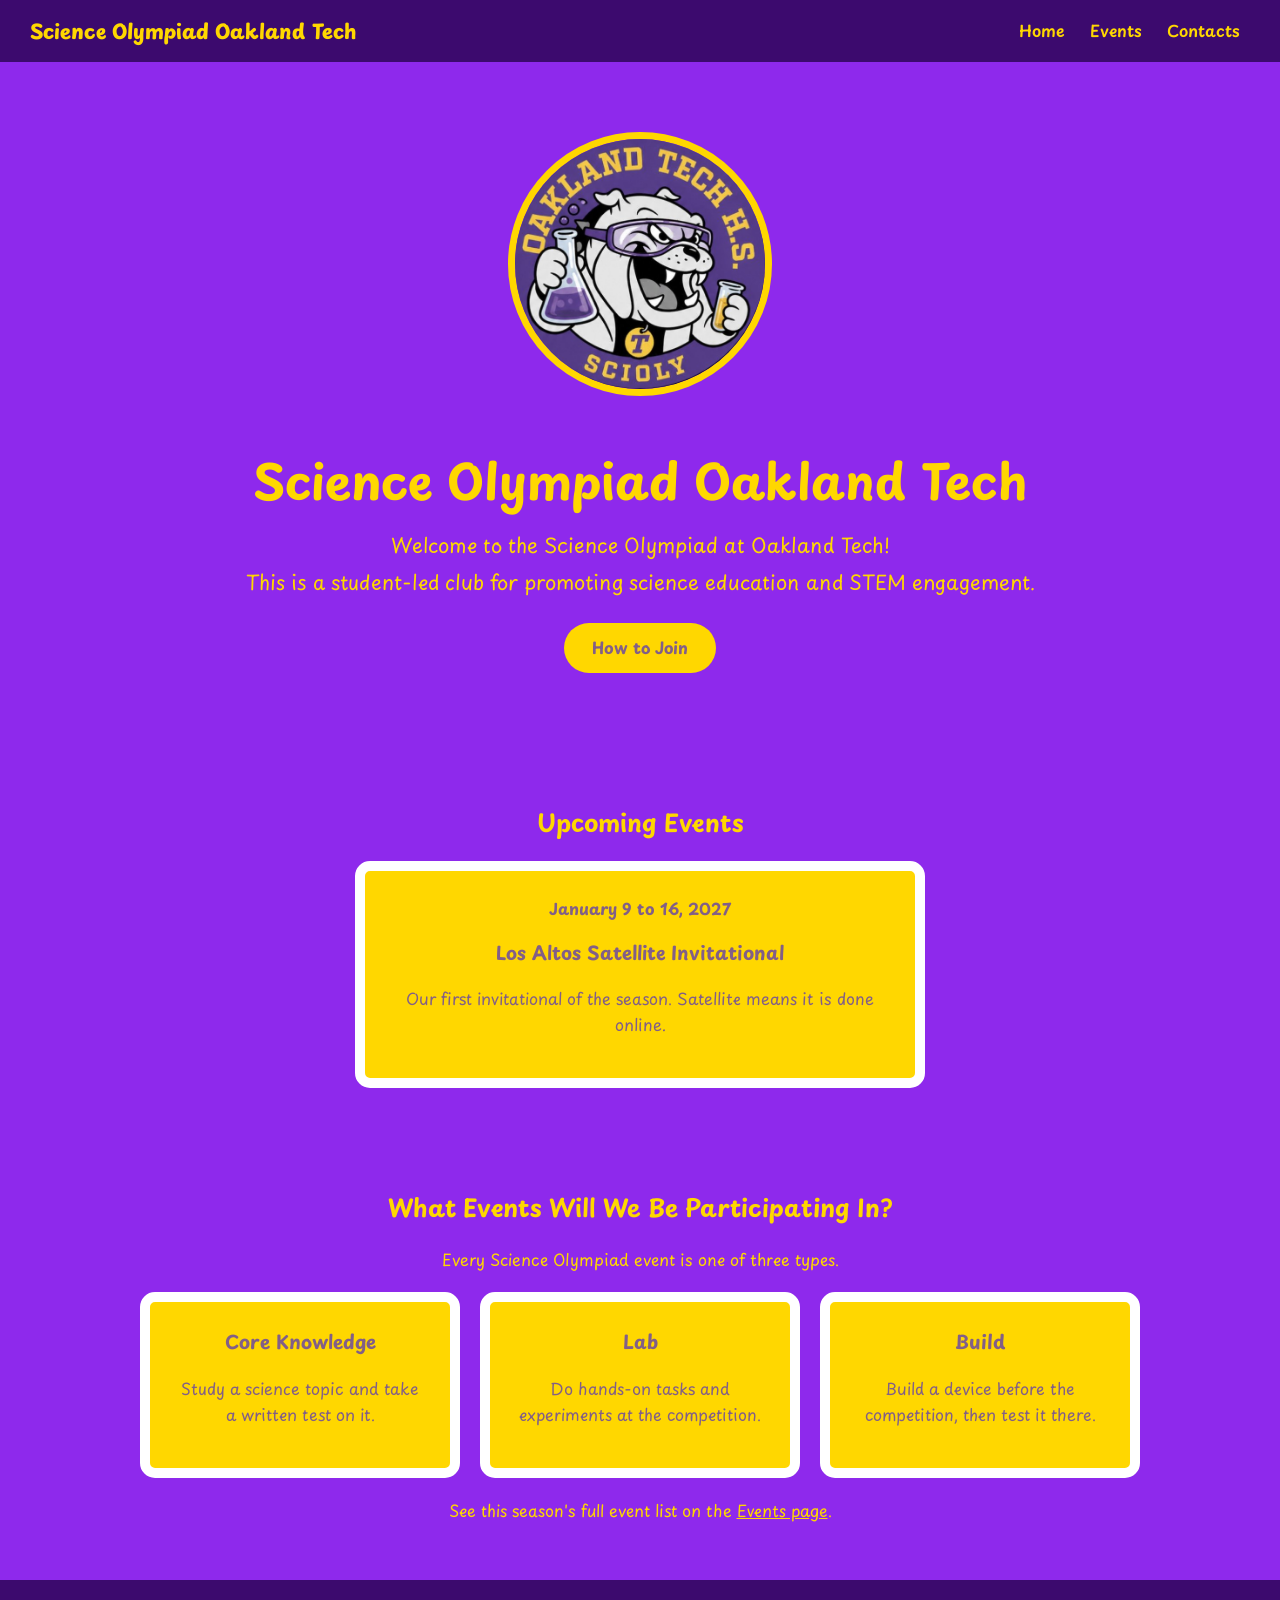
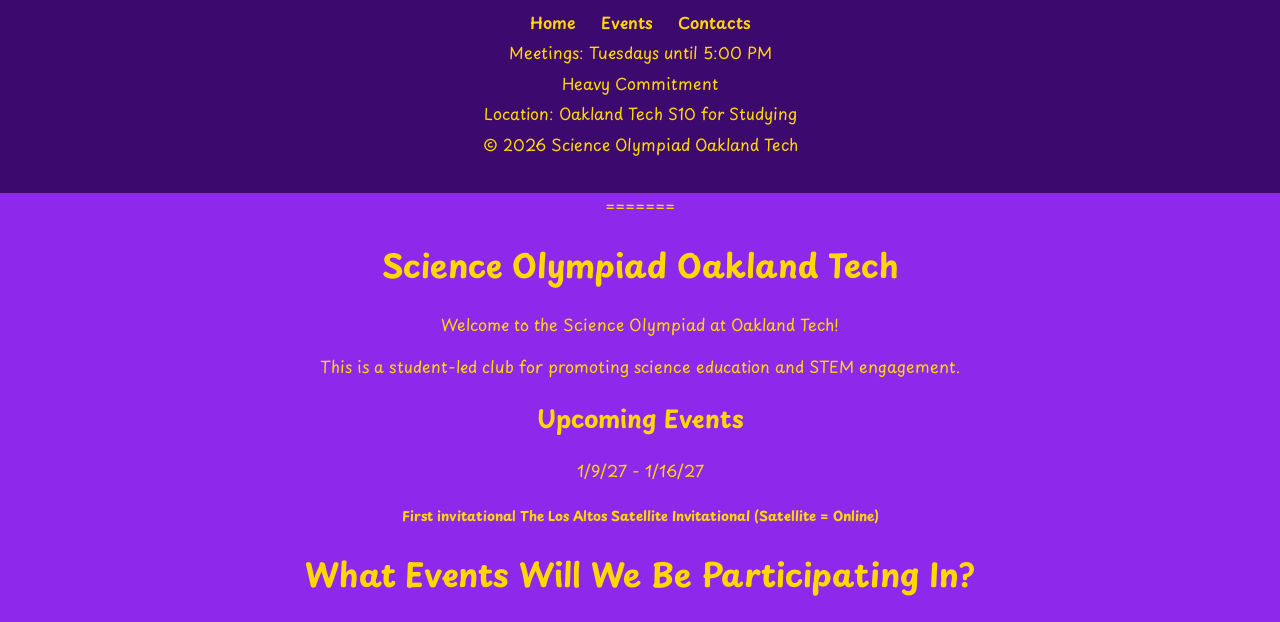
<file: index.html>
<!DOCTYPE html>
<html lang="en">
<head>
  <meta charset="UTF-8">
  <meta name="viewport" content="width=device-width, initial-scale=1.0">
  <title>Science Olympiad Oakland Tech</title>

  <!-- fonts -->
  <link rel="connect" href="https://fonts.googleapis.com">
  <link rel="connect" href="https://fonts.gstatic.com" crossorigin>
  <link href="https://fonts.googleapis.com/css2?family=Playpen+Sans:wght@100..800&display=swap" rel="stylesheet">

  <link rel="stylesheet" href="style.css">
</head>
<body>

  <!-- header -->
  <header>
    <a href="index.html" class="logo">Science Olympiad Oakland Tech</a>
    <nav>
      <a href="index.html">Home</a>
      <a href="events.html">Events</a>
      <a href="contacts.html">Contacts</a>
    </nav>
  </header>

  <main>
    <!-- welcome -->
    <section class="intro">
         <img src="images/otscienceolympiadlogo.jpg" alt="Science Olympiad Oakland Tech logo" class="logo-circle">
      <h1>Science Olympiad Oakland Tech</h1>
      <p>Welcome to the Science Olympiad at Oakland Tech!</p>
      <p>This is a student-led club for promoting science education and STEM engagement.</p>
      <a href="contacts.html" class="button">How to Join</a>
    </section>

    <!-- upcoming events -->
    <section>
      <h2>Upcoming Events</h2>
      <div class="card single">
        <p class="date">January 9 to 16, 2027</p>
        <h3>Los Altos Satellite Invitational</h3>
        <p>Our first invitational of the season. Satellite means it is done online.</p>
      </div>
    </section>

    <!-- event types -->
    <section>
      <h2>What Events Will We Be Participating In?</h2>
      <p>Every Science Olympiad event is one of three types.</p>
      <div class="cards">
        <div class="card">
          <h3>Core Knowledge</h3>
          <p>Study a science topic and take a written test on it.</p>
        </div>
        <div class="card">
          <h3>Lab</h3>
          <p>Do hands-on tasks and experiments at the competition.</p>
        </div>
        <div class="card">
          <h3>Build</h3>
          <p>Build a device before the competition, then test it there.</p>
        </div>
      </div>
      <p>See this season's full event list on the <a href="events.html">Events page</a>.</p>
    </section>
  </main>

  <!-- tp / transport / footr -->
  <footer>
    <nav>
      <a href="index.html">Home</a>
      <a href="events.html">Events</a>
      <a href="contacts.html">Contacts</a>
    </nav>
    <p>Meetings: Tuesdays until 5:00 PM</p>
    <p>Heavy Commitment </p>
    <p>Location: Oakland Tech S10 for Studying</p>
    <p>&copy; 2026 Science Olympiad Oakland Tech</p>
  </footer>

</body>
</html>
=======
<html>
<head>
<link rel="preconnect" href="https://fonts.googleapis.com">
<link rel="preconnect" href="https://fonts.gstatic.com" crossorigin>
<link href="https://fonts.googleapis.com/css2?family=Playpen+Sans:wght@100..800&display=swap" rel="stylesheet">
<style>
body {
    text-align: center;
    background-color:rgb(142, 41, 236);
    color: gold;
    font-family: "Playpen Sans", cursive;
}   
</style>
</head>
<body>

<h1>Science Olympiad Oakland Tech</h1>
<p>Welcome to the Science Olympiad at Oakland Tech!</p>
<p>This is a student-led club for promoting science education and STEM engagement.</p>

</body>
</html>
<h2>Upcoming Events</h2>
<body> 1/9/27 - 1/16/27 </body>
<h5>First invitational The Los Altos Satellite Invitational (Satellite = Online)</h5> 
<h1> What Events Will We Be Participating In?</h1>
</file>
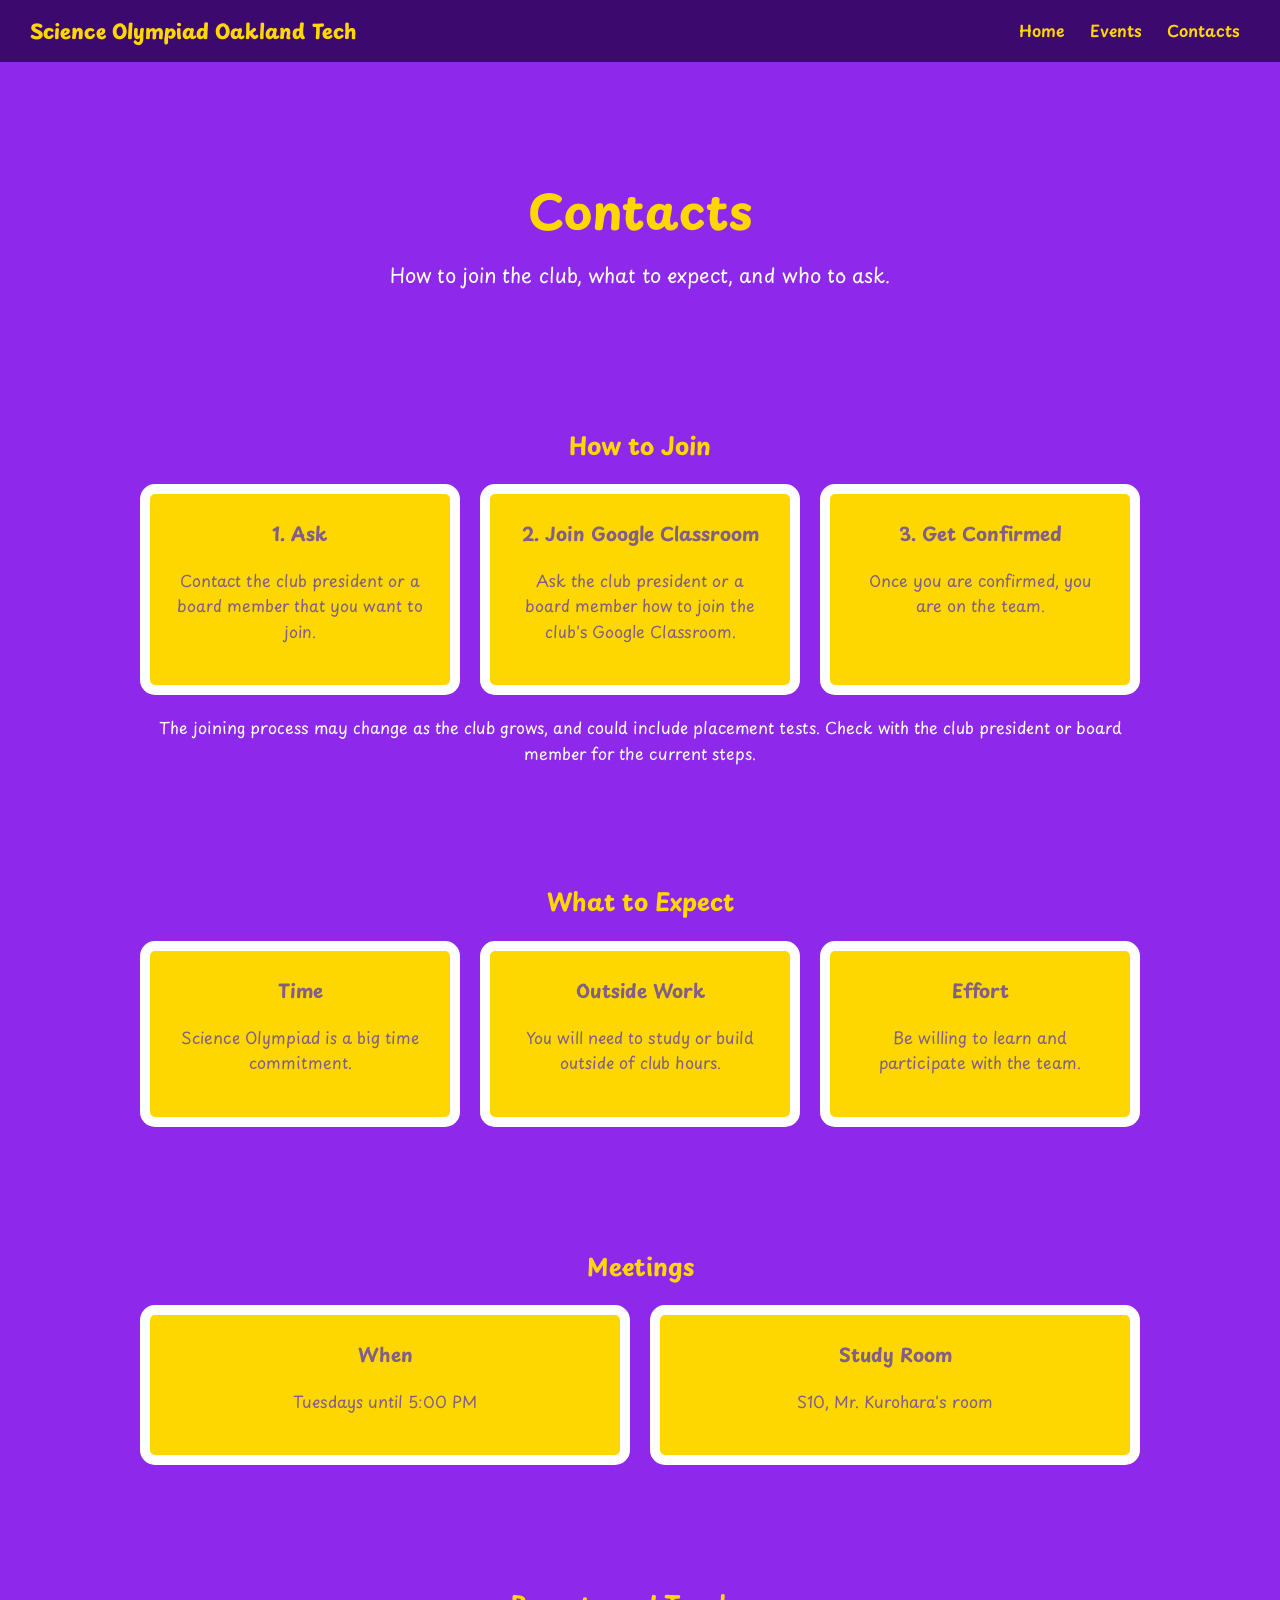
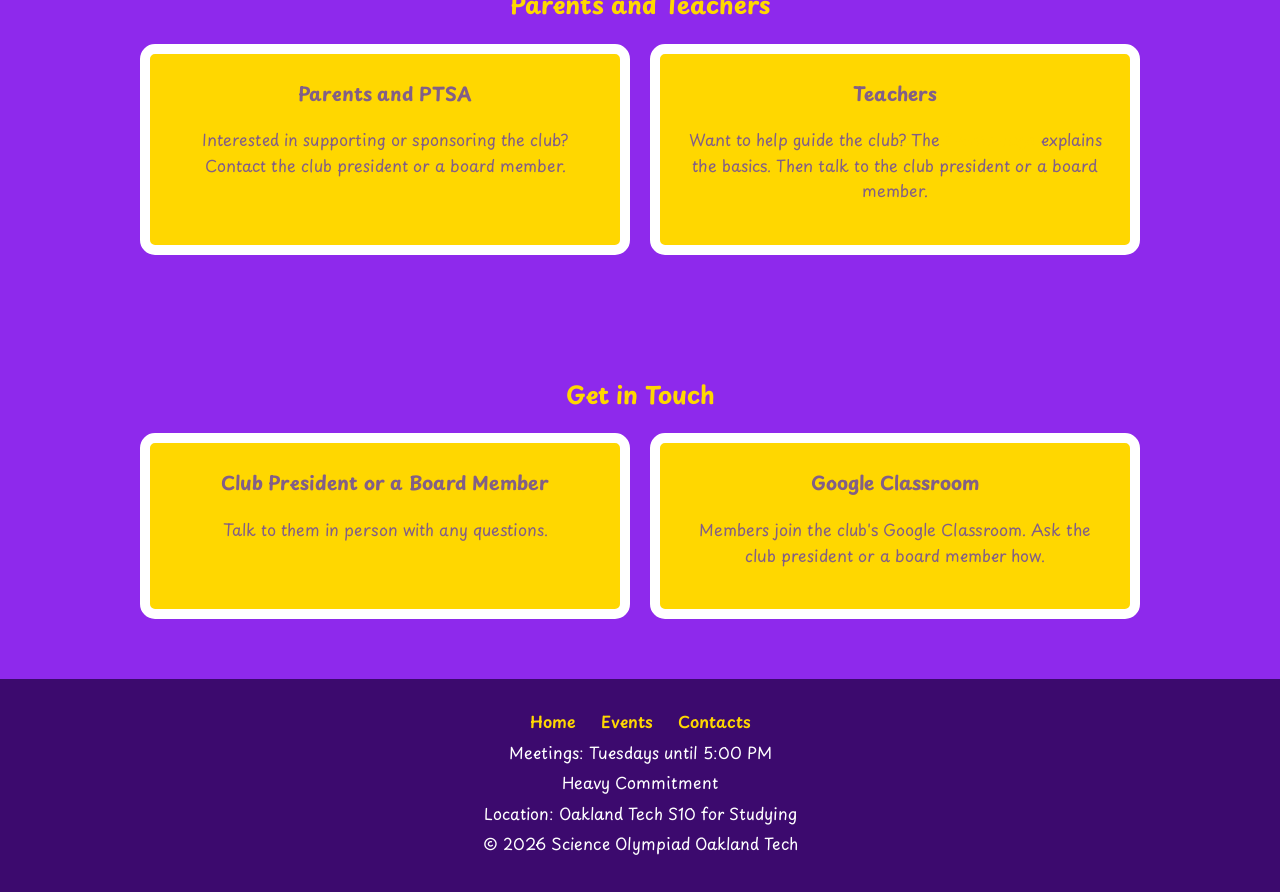
<file: contacts.html>
<!DOCTYPE html>
<html lang="en">
<head>
  <meta charset="UTF-8">
  <meta name="viewport" content="width=device-width, initial-scale=1.0">
  <title>Contacts | Science Olympiad Oakland Tech</title>

  <!-- fonts -->
  <link rel="connect" href="https://fonts.googleapis.com">
  <link rel="connect" href="https://fonts.gstatic.com" crossorigin>
  <link href="https://fonts.googleapis.com/css2?family=Playpen+Sans:wght@100..800&display=swap" rel="stylesheet">

  <link rel="stylesheet" href="style.css">
</head>
<body>

  <!-- header -->
  <header>
    <a href="index.html" class="logo">Science Olympiad Oakland Tech</a>
    <nav>
      <a href="index.html">Home</a>
      <a href="events.html">Events</a>
      <a href="contacts.html">Contacts</a>
    </nav>
  </header>

  <main>
    <!-- intro -->
    <section class="intro">
      <h1>Contacts</h1>
      <p>How to join the club, what to expect, and who to ask.</p>
    </section>

    <!-- how to join -->
    <section>
      <h2>How to Join</h2>
      <div class="cards">
        <div class="card">
          <h3>1. Ask</h3>
          <p>Contact the club president or a board member that you want to join.</p>
        </div>
        <div class="card">
          <h3>2. Join Google Classroom</h3>
          <p>Ask the club president or a board member how to join the club's Google Classroom.</p>
        </div>
        <div class="card">
          <h3>3. Get Confirmed</h3>
          <p>Once you are confirmed, you are on the team.</p>
        </div>
      </div>
      <p>The joining process may change as the club grows, and could include placement tests. Check with the club president or board member for the current steps.</p>
    </section>

    <!-- what to expect -->
    <section>
      <h2>What to Expect</h2>
      <div class="cards">
        <div class="card">
          <h3>Time</h3>
          <p>Science Olympiad is a big time commitment.</p>
        </div>
        <div class="card">
          <h3>Outside Work</h3>
          <p>You will need to study or build outside of club hours.</p>
        </div>
        <div class="card">
          <h3>Effort</h3>
          <p>Be willing to learn and participate with the team.</p>
        </div>
      </div>
    </section>

    <!-- meetings -->
    <section>
      <h2>Meetings</h2>
      <div class="cards">
        <div class="card">
          <h3>When</h3>
          <p>Tuesdays until 5:00 PM</p>
        </div>
        <div class="card">
          <h3>Study Room</h3>
          <p>S10, Mr. Kurohara's room</p>
        </div>
      </div>
    </section>

    <!-- parents and teachers -->
    <section>
      <h2>Parents and Teachers</h2>
      <div class="cards">
        <div class="card">
          <h3>Parents and PTSA</h3>
          <p>Interested in supporting or sponsoring the club? Contact the club president or a board member.</p>
        </div>
        <div class="card">
          <h3>Teachers</h3>
          <p>Want to help guide the club? The <a href="events.html">Events page</a> explains the basics. Then talk to the club president or a board member.</p>
        </div>
      </div>
    </section>

    <!-- contact -->
    <section>
      <h2>Get in Touch</h2>
      <div class="cards">
        <div class="card">
          <h3>Club President or a Board Member</h3>
          <p>Talk to them in person with any questions.</p>
        </div>
        <div class="card">
          <h3>Google Classroom</h3>
          <p>Members join the club's Google Classroom. Ask the club president or a board member how.</p>
        </div>
      </div>
    </section>
  </main>

  <!-- footer -->
  <footer>
    <nav>
      <a href="index.html">Home</a>
      <a href="events.html">Events</a>
      <a href="contacts.html">Contacts</a>
    </nav>
    <p>Meetings: Tuesdays until 5:00 PM</p>
    <p>Heavy Commitment </p>
    <p>Location: Oakland Tech S10 for Studying</p>
    <p>&copy; 2026 Science Olympiad Oakland Tech</p>
  </footer>

</body>
</html>
</file>
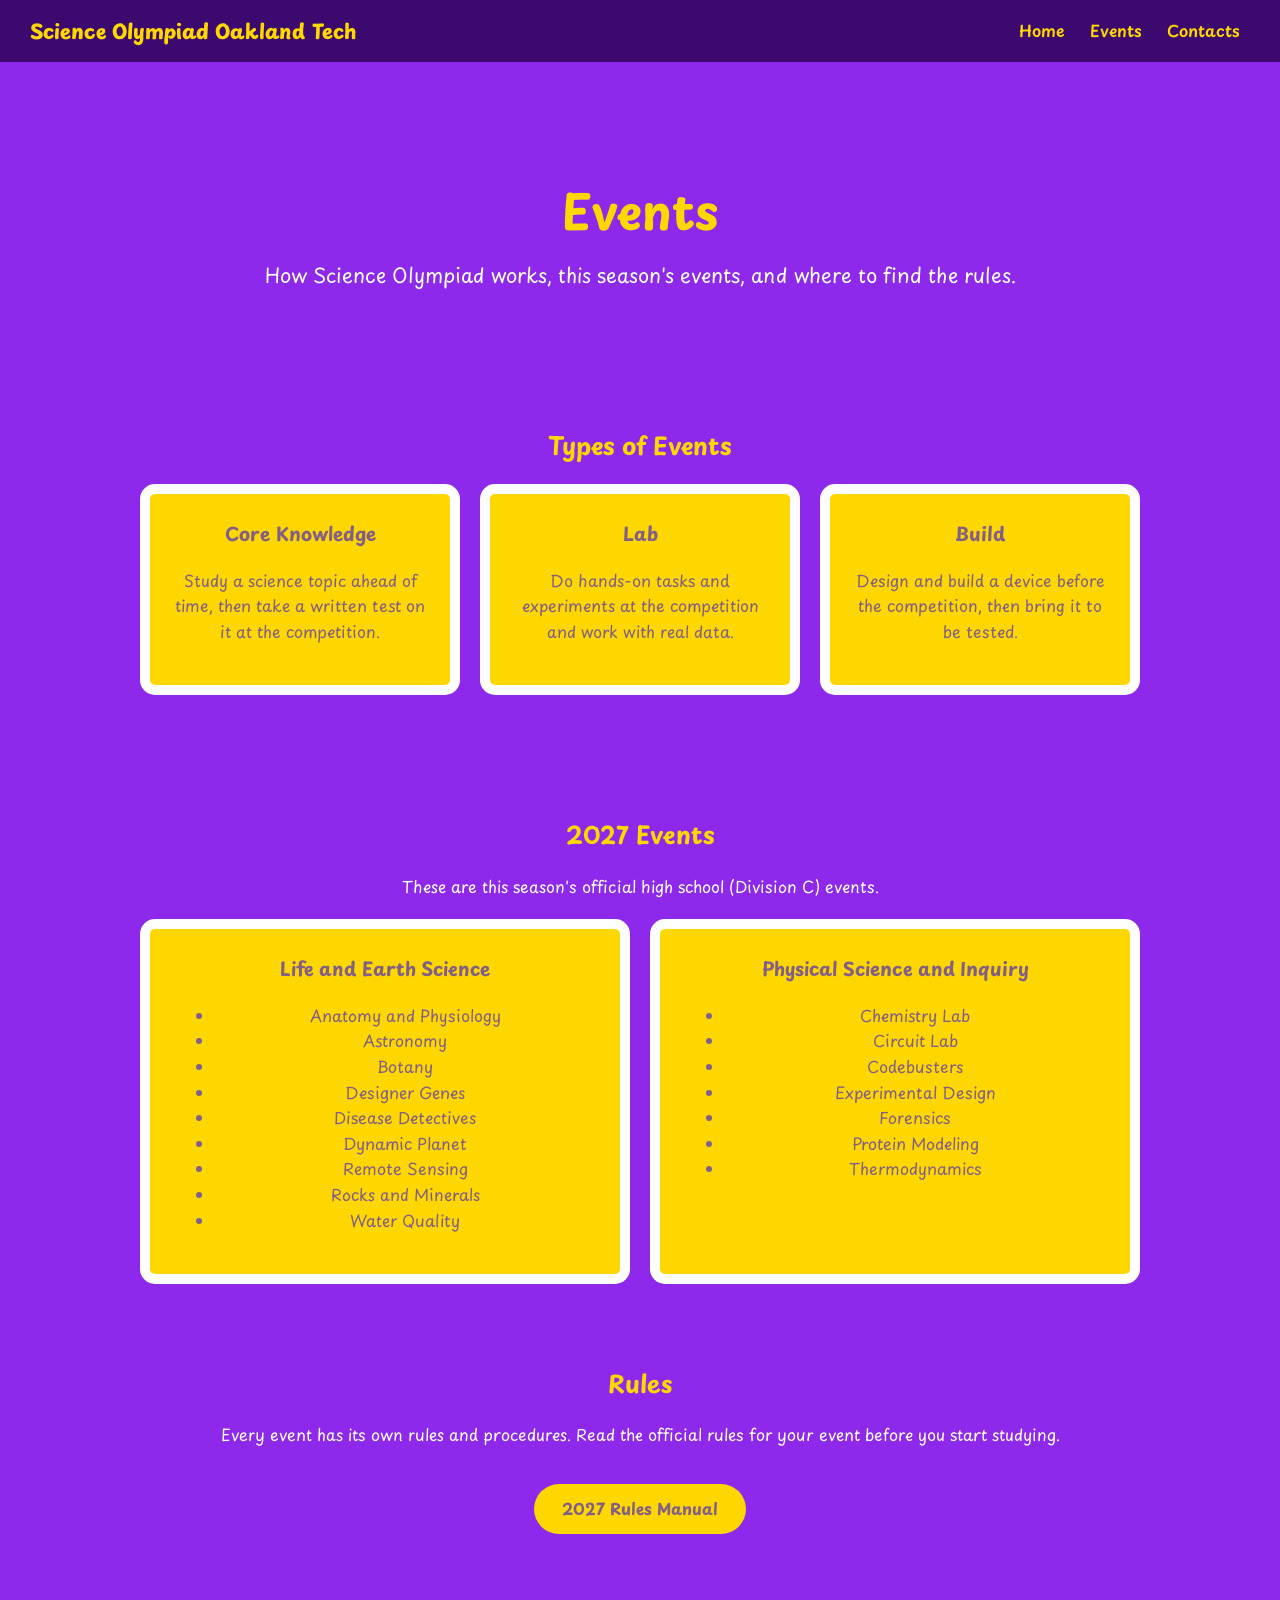
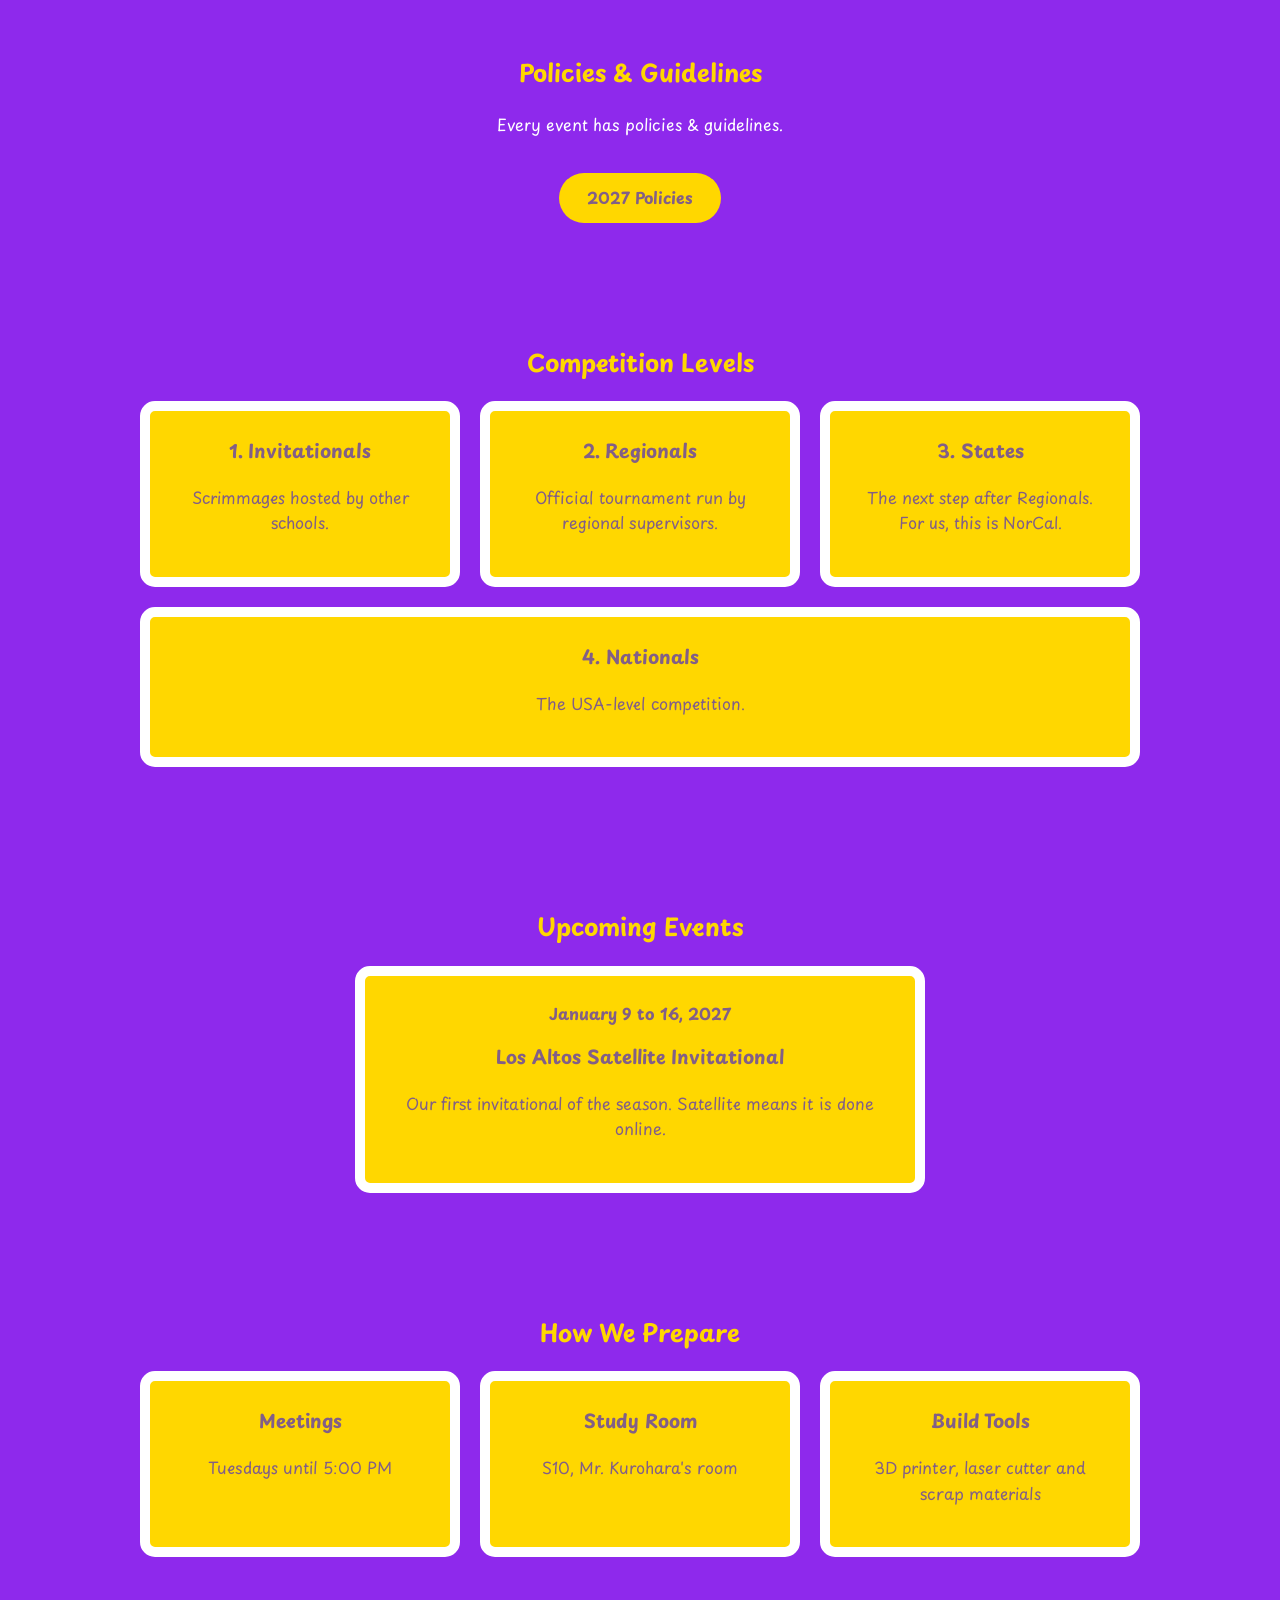
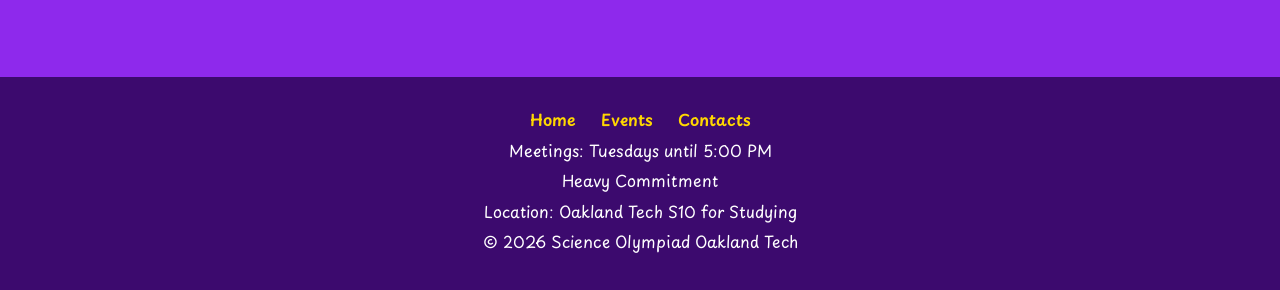
<file: events.html>
<!DOCTYPE html>
<html lang="en">
<head>
  <meta charset="UTF-8">
  <meta name="viewport" content="width=device-width, initial-scale=1.0">
  <title>Events | Science Olympiad Oakland Tech</title>

  <!-- fonts -->
  <link rel="connect" href="https://fonts.googleapis.com">
  <link rel="connect" href="https://fonts.gstatic.com" crossorigin>
  <link href="https://fonts.googleapis.com/css2?family=Playpen+Sans:wght@100..800&display=swap" rel="stylesheet">

  <link rel="stylesheet" href="style.css">
</head>
<body>

  <!-- header -->
  <header>
    <a href="index.html" class="logo">Science Olympiad Oakland Tech</a>
    <nav>
      <a href="index.html">Home</a>
      <a href="events.html">Events</a>
      <a href="contacts.html">Contacts</a>
    </nav>
  </header>

  <main>
    <!-- intro -->
    <section class="intro">
      <h1>Events</h1>
      <p>How Science Olympiad works, this season's events, and where to find the rules.</p>
    </section>

    <!-- event types -->
    <section>
      <h2>Types of Events</h2>
      <div class="cards">
        <div class="card">
          <h3>Core Knowledge</h3>
          <p>Study a science topic ahead of time, then take a written test on it at the competition.</p>
        </div>
        <div class="card">
          <h3>Lab</h3>
          <p>Do hands-on tasks and experiments at the competition and work with real data.</p>
        </div>
        <div class="card">
          <h3>Build</h3>
          <p>Design and build a device before the competition, then bring it to be tested.</p>
        </div>
      </div>
    </section>

    <!-- 2027 event list (update each season from soinc.org) -->
    <section>
      <h2>2027 Events</h2>
      <p>These are this season's official high school (Division C) events.</p>
      <div class="cards">
        <div class="card">
          <h3>Life and Earth Science</h3>
          <ul>
            <li>Anatomy and Physiology</li>
            <li>Astronomy</li>
            <li>Botany</li>
            <li>Designer Genes</li>
            <li>Disease Detectives</li>
            <li>Dynamic Planet</li>
            <li>Remote Sensing</li>
            <li>Rocks and Minerals</li>
            <li>Water Quality</li>
          </ul>
        </div>
        <div class="card">
          <h3>Physical Science and Inquiry</h3>
          <ul>
            <li>Chemistry Lab</li>
            <li>Circuit Lab</li>
            <li>Codebusters</li>
            <li>Experimental Design</li>
            <li>Forensics</li>
            <li>Protein Modeling</li>
            <li>Thermodynamics</li>
          </ul>
        </div>


    <!-- rules -->
    <section>
      <h2>Rules</h2>
      <p>Every event has its own rules and procedures. Read the official rules for your event before you start studying.</p>
      <a href="https://www.soinc.org/form/2027-rules-c" class="button">2027 Rules Manual</a>
    </section>
<!-- Policy -->
     <!-- rules -->
    <section>
      <h2>Policies & Guidelines</h2>
      <p>Every event has policies & guidelines.</p>
      <a href="https://www.soinc.org/join/policies" class="button">2027 Policies</a>
    </section>
    <!-- competition levels -->
    <section>
      <h2>Competition Levels</h2>
      <div class="cards">
        <div class="card">
          <h3>1. Invitationals</h3>
          <p>Scrimmages hosted by other schools.</p>
        </div>
        <div class="card">
          <h3>2. Regionals</h3>
          <p>Official tournament run by regional supervisors.</p>
        </div>
        <div class="card">
          <h3>3. States</h3>
          <p>The next step after Regionals. For us, this is NorCal.</p>
        </div>
        <div class="card">
          <h3>4. Nationals</h3>
          <p>The USA-level competition.</p>
        </div>
      </div>
    </section>

    <!-- upcoming events -->
    <section>
      <h2>Upcoming Events</h2>
      <div class="card single">
        <p class="date">January 9 to 16, 2027</p>
        <h3>Los Altos Satellite Invitational</h3>
        <p>Our first invitational of the season. Satellite means it is done online.</p>
      </div>
    </section>

    <!-- how we prepare -->
    <section>
      <h2>How We Prepare</h2>
      <div class="cards">
        <div class="card">
          <h3>Meetings</h3>
          <p>Tuesdays until 5:00 PM</p>
        </div>
        <div class="card">
          <h3>Study Room</h3>
          <p>S10, Mr. Kurohara's room</p>
        </div>
        <div class="card">
          <h3>Build Tools</h3>
          <p>3D printer, laser cutter and scrap materials</p>
        </div>
      </div>
    </section>
  </main>

  <!-- footer -->
  <footer>
    <nav>
      <a href="index.html">Home</a>
      <a href="events.html">Events</a>
      <a href="contacts.html">Contacts</a>
    </nav>
    <p>Meetings: Tuesdays until 5:00 PM</p>
    <p>Heavy Commitment </p>
    <p>Location: Oakland Tech S10 for Studying</p>
    <p>&copy; 2026 Science Olympiad Oakland Tech</p>
  </footer>

</body>
</html>
</file>
<file: style.css>
/* whole page css backend */
body {
  margin: 0;
  background-color: rgb(142, 41, 236);
  color: white;
  font-family: "Playpen Sans", cursive;
  text-align: center;
  line-height: 1.6;
}

h1, h2, h3 {
  color: gold;
}

a {
  color: gold;
}

/* header and navigating through app */
header {
  display: flex;
  justify-content: space-between;
  align-items: center;
  flex-wrap: wrap;
  gap: 10px;
  padding: 15px 30px;
  background-color: rgb(60, 10, 110);
}

.logo {
  font-size: 20px;
  font-weight: 800;
  text-decoration: none;
}

nav a {
  margin: 0 10px;
  font-weight: 600;
  text-decoration: none;
}

nav a:hover {
  text-decoration: underline;
}

/* category */
main {
  max-width: 1000px;
  margin: 0 auto;
  padding: 0 20px;
}

section {
  padding: 40px 0;
}

.intro {
  padding: 70px 0;
}

.intro h1 {
  font-size: 48px;
  margin-bottom: 10px;
}

.intro p {
  font-size: 20px;
  margin: 5px 0;
}

/* navigating buttons */
.button {
  display: inline-block;
  margin-top: 20px;
  padding: 12px 28px;
  border-radius: 30px;
  background-color: gold;
  color: #825F87;
  font-weight: 700;
  text-decoration: none;
}

.button:hover {
  background-color: white;
}

/* cards / border / info blocks */
.cards {
  display: flex;
  flex-wrap: wrap;
  justify-content: center;
  gap: 20px;
  margin: 20px 0;
}

.card {
  flex: 1;
  min-width: 220px;
  padding: 25px;
  border-top: 10px solid rgb(255, 255, 255);
  border-bottom: 10px solid rgb(255, 255, 255);
  border-left: 10px solid rgb(255, 255, 255);
  border-right: 10px solid rgb(255, 255, 255);
  border-radius: 15px;
  background-color: gold;
  color: #825F87;
}

.card h3 {
  margin-top: 0;
  color: #825F87;
}

.single {
  max-width: 500px;
  margin: 0 auto;
}

.date {
  margin-top: 0;
  font-weight: 700;
}

/* footer */
footer {
  padding: 30px 20px;
  background-color: rgb(60, 10, 110);
}

footer p {
  margin: 5px 0;
}

/* mobile */
@media (max-width: 600px) {
  header {
    justify-content: center;
  }

  .intro h1 {
    font-size: 34px;
  }
}
  /* round logo */
.logo-circle {
  width: 250px;
  height: 250px;
  border-radius: 50%;
  object-fit: cover;
  border: 7px solid gold;
}
</file>
